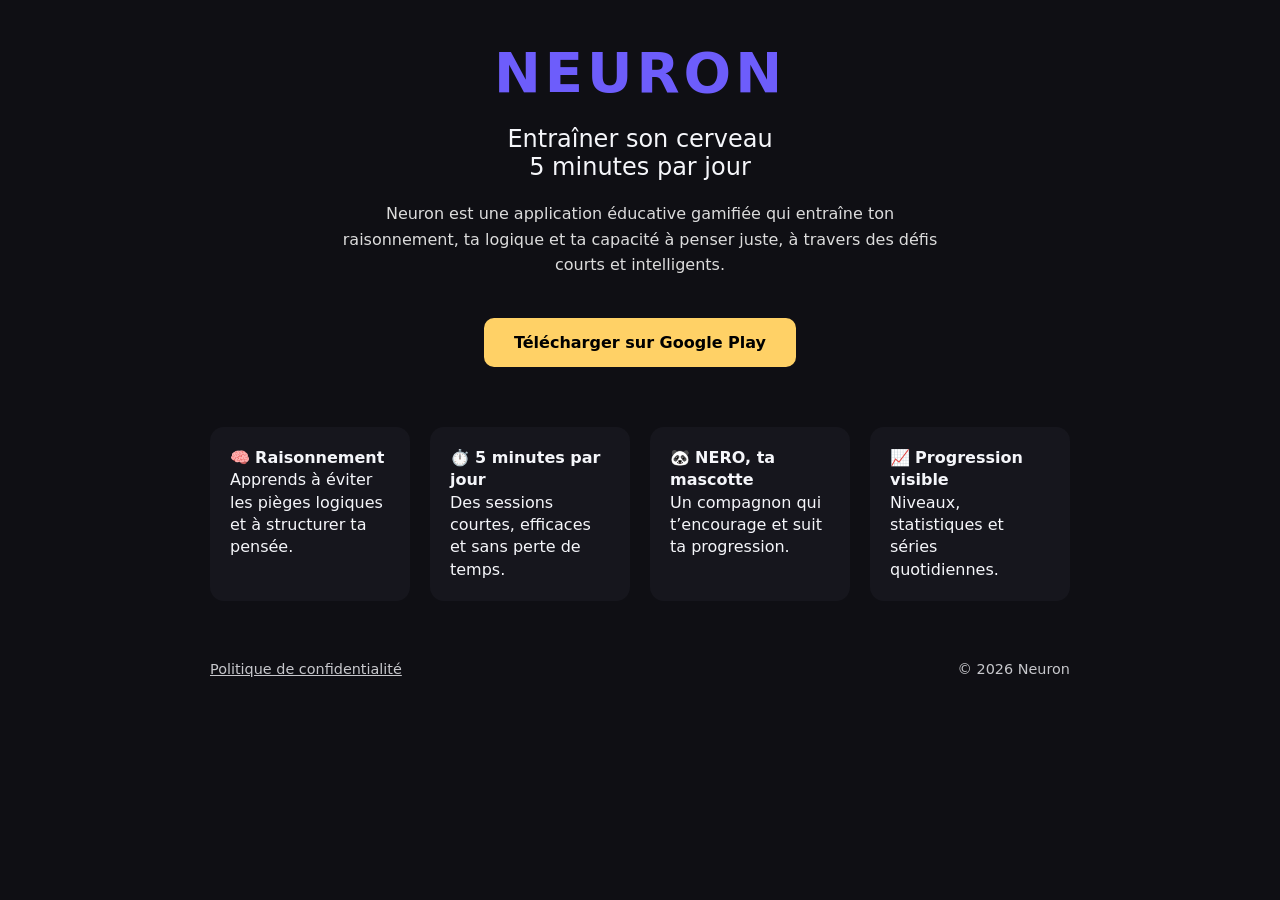
<file: index.html>
<!DOCTYPE html>
<html lang="fr">
<head>
  <meta charset="UTF-8" />
  <meta name="viewport" content="width=device-width, initial-scale=1.0"/>
  <title>Neuron – Entraîner son cerveau</title>

  <meta name="description" content="Neuron est une application éducative gamifiée pour entraîner son raisonnement en 5 minutes par jour." />

  <link rel="stylesheet" href="style.css" />
</head>
<body>

  <main class="container">

    <section class="hero">
      <h1>NEURON</h1>
      <p class="subtitle">Entraîner son cerveau<br/>5 minutes par jour</p>

      <p class="description">
        Neuron est une application éducative gamifiée qui entraîne ton raisonnement,
        ta logique et ta capacité à penser juste, à travers des défis courts et intelligents.
      </p>

      <a class="cta" href="https://play.google.com/store/apps/details?id=TON_PACKAGE_NAME" target="_blank">
        Télécharger sur Google Play
      </a>
    </section>

    <section class="features">
      <div class="feature">
        🧠 <strong>Raisonnement</strong><br/>
        Apprends à éviter les pièges logiques et à structurer ta pensée.
      </div>
      <div class="feature">
        ⏱️ <strong>5 minutes par jour</strong><br/>
        Des sessions courtes, efficaces et sans perte de temps.
      </div>
      <div class="feature">
        🐼 <strong>NERO, ta mascotte</strong><br/>
        Un compagnon qui t’encourage et suit ta progression.
      </div>
      <div class="feature">
        📈 <strong>Progression visible</strong><br/>
        Niveaux, statistiques et séries quotidiennes.
      </div>
    </section>

    <footer>
      <a href="privacy.html">Politique de confidentialité</a>
      <span>© 2026 Neuron</span>
    </footer>

  </main>

</body>
</html>
</file>
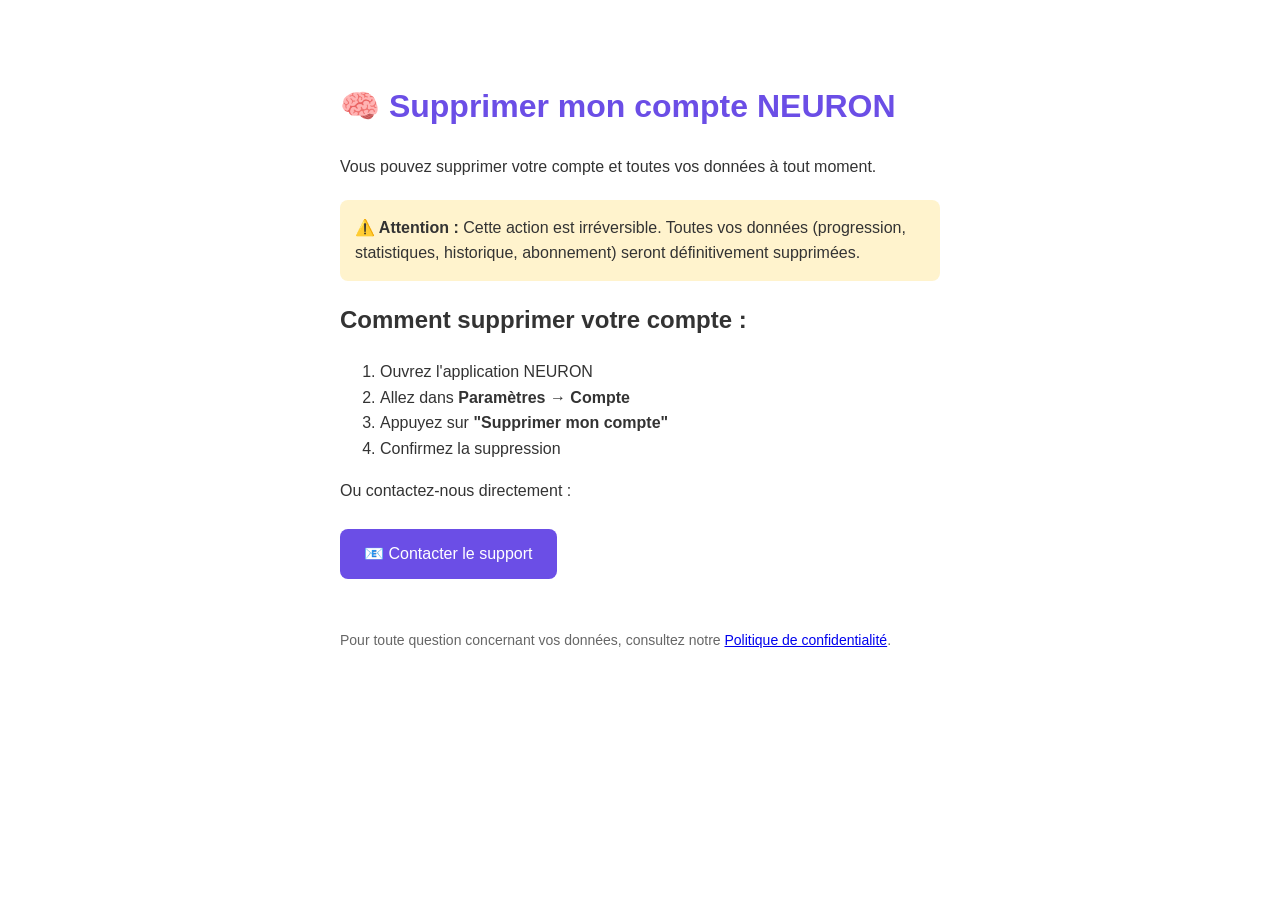
<file: del_account.html>
<!DOCTYPE html>
<html lang="fr">
<head>
    <meta charset="UTF-8">
    <meta name="viewport" content="width=device-width, initial-scale=1.0">
    <title>Supprimer mon compte - NEURON</title>
    <style>
        body {
            font-family: -apple-system, BlinkMacSystemFont, 'Segoe UI', Roboto, sans-serif;
            max-width: 600px;
            margin: 40px auto;
            padding: 20px;
            line-height: 1.6;
            color: #333;
        }
        h1 { color: #6B4EE6; }
        .warning { 
            background: #FFF3CD; 
            padding: 15px; 
            border-radius: 8px; 
            margin: 20px 0;
        }
        .button {
            display: inline-block;
            background: #6B4EE6;
            color: white;
            padding: 12px 24px;
            text-decoration: none;
            border-radius: 8px;
            margin: 10px 0;
        }
        .button:hover { background: #5a3fd4; }
    </style>
</head>
<body>
    <h1>🧠 Supprimer mon compte NEURON</h1>
    
    <p>Vous pouvez supprimer votre compte et toutes vos données à tout moment.</p>
    
    <div class="warning">
        <strong>⚠️ Attention :</strong> Cette action est irréversible. Toutes vos données (progression, statistiques, historique, abonnement) seront définitivement supprimées.
    </div>
    
    <h2>Comment supprimer votre compte :</h2>
    <ol>
        <li>Ouvrez l'application NEURON</li>
        <li>Allez dans <strong>Paramètres</strong> → <strong>Compte</strong></li>
        <li>Appuyez sur <strong>"Supprimer mon compte"</strong></li>
        <li>Confirmez la suppression</li>
    </ol>
    
    <p>Ou contactez-nous directement :</p>
    <a href="mailto:support@neuron-app.com?subject=Demande%20de%20suppression%20de%20compte" class="button">
        📧 Contacter le support
    </a>
    
    <p style="margin-top: 40px; color: #666; font-size: 14px;">
        Pour toute question concernant vos données, consultez notre 
        <a href="politique-confidentialite.html">Politique de confidentialité</a>.
    </p>
</body>
</html>
</file>
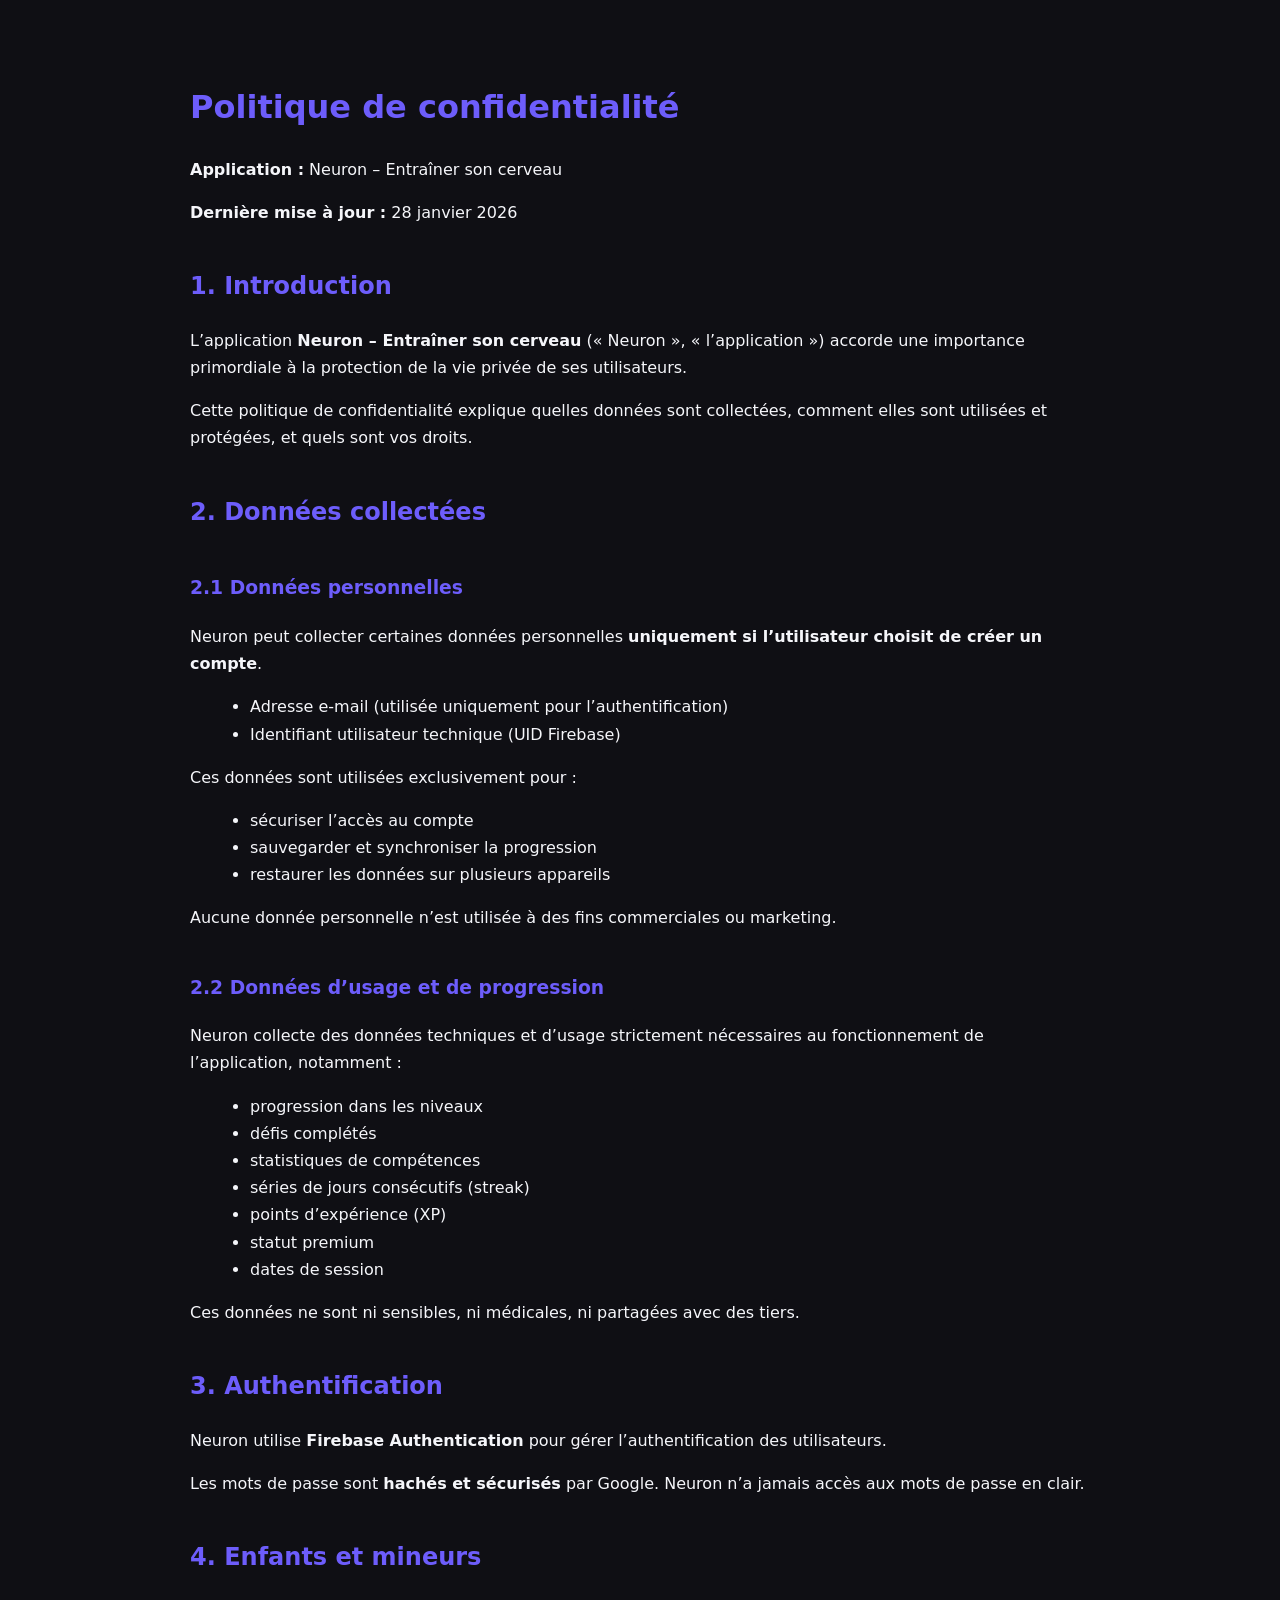
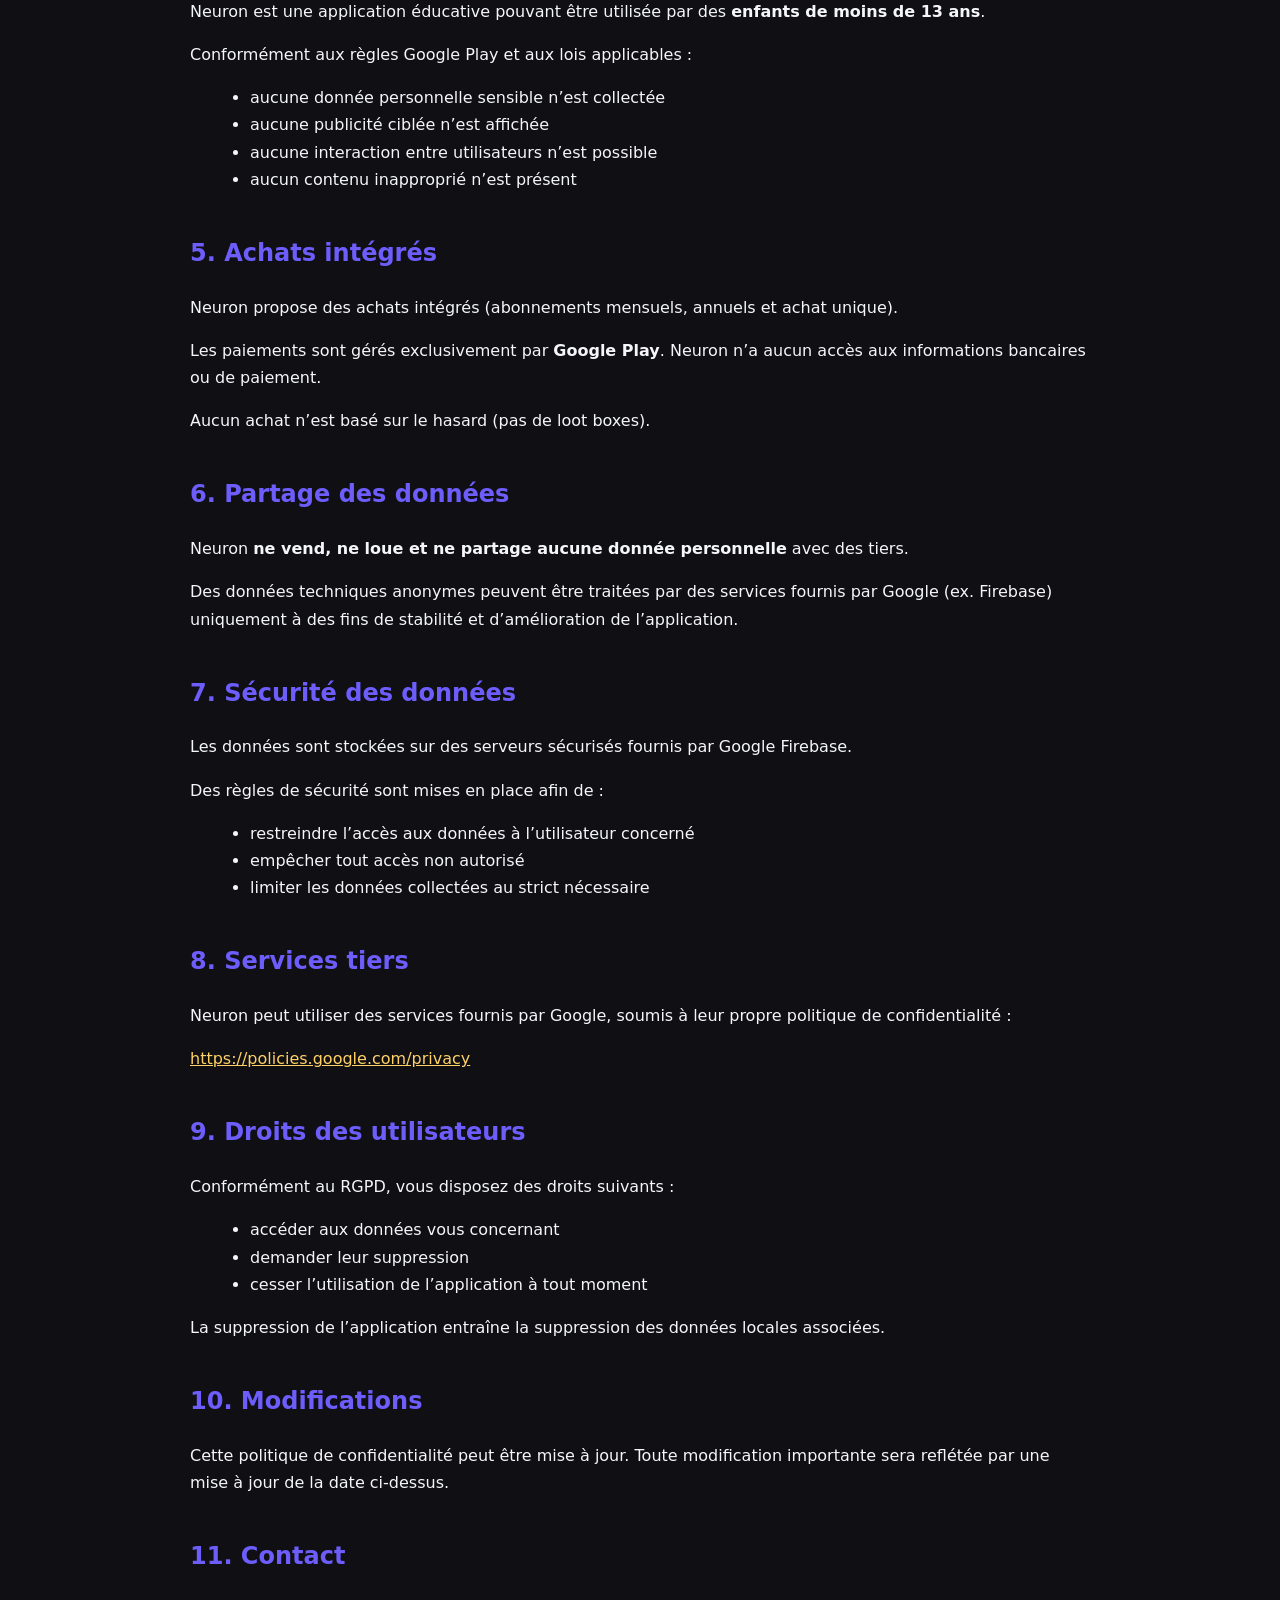
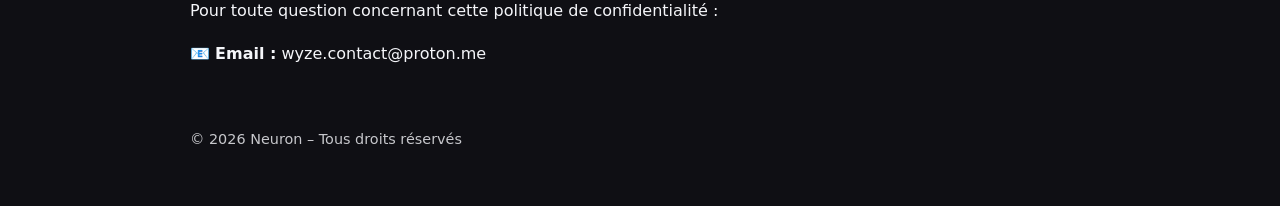
<file: privacy.html>
<!DOCTYPE html>
<html lang="fr">
<head>
  <meta charset="UTF-8">
  <title>Politique de confidentialité – Neuron</title>
  <meta name="viewport" content="width=device-width, initial-scale=1.0">
  <meta name="description" content="Politique de confidentialité de l’application Neuron – Entraîner son cerveau.">

  <style>
    body {
      background-color: #0F0F14;
      color: #F5F6FA;
      font-family: system-ui, -apple-system, BlinkMacSystemFont, "Segoe UI", sans-serif;
      line-height: 1.7;
      padding: 40px 20px;
      max-width: 900px;
      margin: auto;
    }

    h1, h2, h3 {
      color: #6D5DFB;
      margin-top: 40px;
    }

    a {
      color: #FFD166;
      text-decoration: underline;
    }

    ul {
      margin-left: 20px;
    }

    footer {
      margin-top: 60px;
      font-size: 0.9rem;
      opacity: 0.8;
    }
  </style>
</head>

<body>

  <header>
    <h1>Politique de confidentialité</h1>
    <p><strong>Application :</strong> Neuron – Entraîner son cerveau</p>
    <p><strong>Dernière mise à jour :</strong> 28 janvier 2026</p>
  </header>

  <section>
    <h2>1. Introduction</h2>
    <p>
      L’application <strong>Neuron – Entraîner son cerveau</strong> (« Neuron », « l’application »)
      accorde une importance primordiale à la protection de la vie privée de ses utilisateurs.
    </p>
    <p>
      Cette politique de confidentialité explique quelles données sont collectées,
      comment elles sont utilisées et protégées, et quels sont vos droits.
    </p>
  </section>

  <section>
    <h2>2. Données collectées</h2>

    <h3>2.1 Données personnelles</h3>
    <p>
      Neuron peut collecter certaines données personnelles <strong>uniquement si l’utilisateur
      choisit de créer un compte</strong>.
    </p>

    <ul>
      <li>Adresse e-mail (utilisée uniquement pour l’authentification)</li>
      <li>Identifiant utilisateur technique (UID Firebase)</li>
    </ul>

    <p>
      Ces données sont utilisées exclusivement pour :
    </p>

    <ul>
      <li>sécuriser l’accès au compte</li>
      <li>sauvegarder et synchroniser la progression</li>
      <li>restaurer les données sur plusieurs appareils</li>
    </ul>

    <p>
      Aucune donnée personnelle n’est utilisée à des fins commerciales ou marketing.
    </p>

    <h3>2.2 Données d’usage et de progression</h3>
    <p>
      Neuron collecte des données techniques et d’usage strictement nécessaires
      au fonctionnement de l’application, notamment :
    </p>

    <ul>
      <li>progression dans les niveaux</li>
      <li>défis complétés</li>
      <li>statistiques de compétences</li>
      <li>séries de jours consécutifs (streak)</li>
      <li>points d’expérience (XP)</li>
      <li>statut premium</li>
      <li>dates de session</li>
    </ul>

    <p>
      Ces données ne sont ni sensibles, ni médicales, ni partagées avec des tiers.
    </p>
  </section>

  <section>
    <h2>3. Authentification</h2>
    <p>
      Neuron utilise <strong>Firebase Authentication</strong> pour gérer
      l’authentification des utilisateurs.
    </p>
    <p>
      Les mots de passe sont <strong>hachés et sécurisés</strong> par Google.
      Neuron n’a jamais accès aux mots de passe en clair.
    </p>
  </section>

  <section>
    <h2>4. Enfants et mineurs</h2>
    <p>
      Neuron est une application éducative pouvant être utilisée par des
      <strong>enfants de moins de 13 ans</strong>.
    </p>
    <p>
      Conformément aux règles Google Play et aux lois applicables :
    </p>

    <ul>
      <li>aucune donnée personnelle sensible n’est collectée</li>
      <li>aucune publicité ciblée n’est affichée</li>
      <li>aucune interaction entre utilisateurs n’est possible</li>
      <li>aucun contenu inapproprié n’est présent</li>
    </ul>
  </section>

  <section>
    <h2>5. Achats intégrés</h2>
    <p>
      Neuron propose des achats intégrés (abonnements mensuels, annuels
      et achat unique).
    </p>
    <p>
      Les paiements sont gérés exclusivement par <strong>Google Play</strong>.
      Neuron n’a aucun accès aux informations bancaires ou de paiement.
    </p>
    <p>
      Aucun achat n’est basé sur le hasard (pas de loot boxes).
    </p>
  </section>

  <section>
    <h2>6. Partage des données</h2>
    <p>
      Neuron <strong>ne vend, ne loue et ne partage aucune donnée personnelle</strong>
      avec des tiers.
    </p>
    <p>
      Des données techniques anonymes peuvent être traitées par des services
      fournis par Google (ex. Firebase) uniquement à des fins de stabilité
      et d’amélioration de l’application.
    </p>
  </section>

  <section>
    <h2>7. Sécurité des données</h2>
    <p>
      Les données sont stockées sur des serveurs sécurisés fournis par Google Firebase.
    </p>
    <p>
      Des règles de sécurité sont mises en place afin de :
    </p>

    <ul>
      <li>restreindre l’accès aux données à l’utilisateur concerné</li>
      <li>empêcher tout accès non autorisé</li>
      <li>limiter les données collectées au strict nécessaire</li>
    </ul>
  </section>

  <section>
    <h2>8. Services tiers</h2>
    <p>
      Neuron peut utiliser des services fournis par Google,
      soumis à leur propre politique de confidentialité :
    </p>
    <p>
      <a href="https://policies.google.com/privacy" target="_blank">
        https://policies.google.com/privacy
      </a>
    </p>
  </section>

  <section>
    <h2>9. Droits des utilisateurs</h2>
    <p>
      Conformément au RGPD, vous disposez des droits suivants :
    </p>

    <ul>
      <li>accéder aux données vous concernant</li>
      <li>demander leur suppression</li>
      <li>cesser l’utilisation de l’application à tout moment</li>
    </ul>

    <p>
      La suppression de l’application entraîne la suppression des données locales associées.
    </p>
  </section>

  <section>
    <h2>10. Modifications</h2>
    <p>
      Cette politique de confidentialité peut être mise à jour.
      Toute modification importante sera reflétée par une mise à jour de la date ci-dessus.
    </p>
  </section>

  <section>
    <h2>11. Contact</h2>
    <p>
      Pour toute question concernant cette politique de confidentialité :
    </p>
    <p>
      📧 <strong>Email :</strong> wyze.contact@proton.me 
      <br/>
    </p>
  </section>

  <footer>
    <p>© 2026 Neuron – Tous droits réservés</p>
  </footer>

</body>
</html>
</file>
<file: style.css>
:root {
  --violet: #6D5DFB;
  --yellow: #FFD166;
  --black: #0F0F14;
  --white: #F5F6FA;
  --green: #3DDC97;
}

* {
  box-sizing: border-box;
  margin: 0;
  padding: 0;
  font-family: system-ui, -apple-system, BlinkMacSystemFont, "Segoe UI", sans-serif;
}

body {
  background: var(--black);
  color: var(--white);
}

.container {
  max-width: 900px;
  margin: auto;
  padding: 40px 20px;
}

.hero {
  text-align: center;
  margin-bottom: 60px;
}

.hero h1 {
  font-size: 3.5rem;
  letter-spacing: 4px;
  color: var(--violet);
}

.subtitle {
  font-size: 1.5rem;
  margin: 20px 0;
}

.description {
  max-width: 600px;
  margin: 20px auto 40px;
  line-height: 1.6;
  color: #dcdcdc;
}

.cta {
  display: inline-block;
  padding: 15px 30px;
  background: var(--yellow);
  color: #000;
  font-weight: bold;
  border-radius: 10px;
  text-decoration: none;
  transition: transform 0.2s ease, box-shadow 0.2s ease;
}

.cta:hover {
  transform: translateY(-2px);
  box-shadow: 0 10px 30px rgba(255, 209, 102, 0.3);
}

.features {
  display: grid;
  grid-template-columns: repeat(auto-fit, minmax(200px, 1fr));
  gap: 20px;
  margin-bottom: 60px;
}

.feature {
  background: #16161d;
  padding: 20px;
  border-radius: 14px;
  line-height: 1.4;
}

footer {
  display: flex;
  justify-content: space-between;
  align-items: center;
  font-size: 0.9rem;
  opacity: 0.8;
}

footer a {
  color: var(--white);
  text-decoration: underline;
}
</file>
